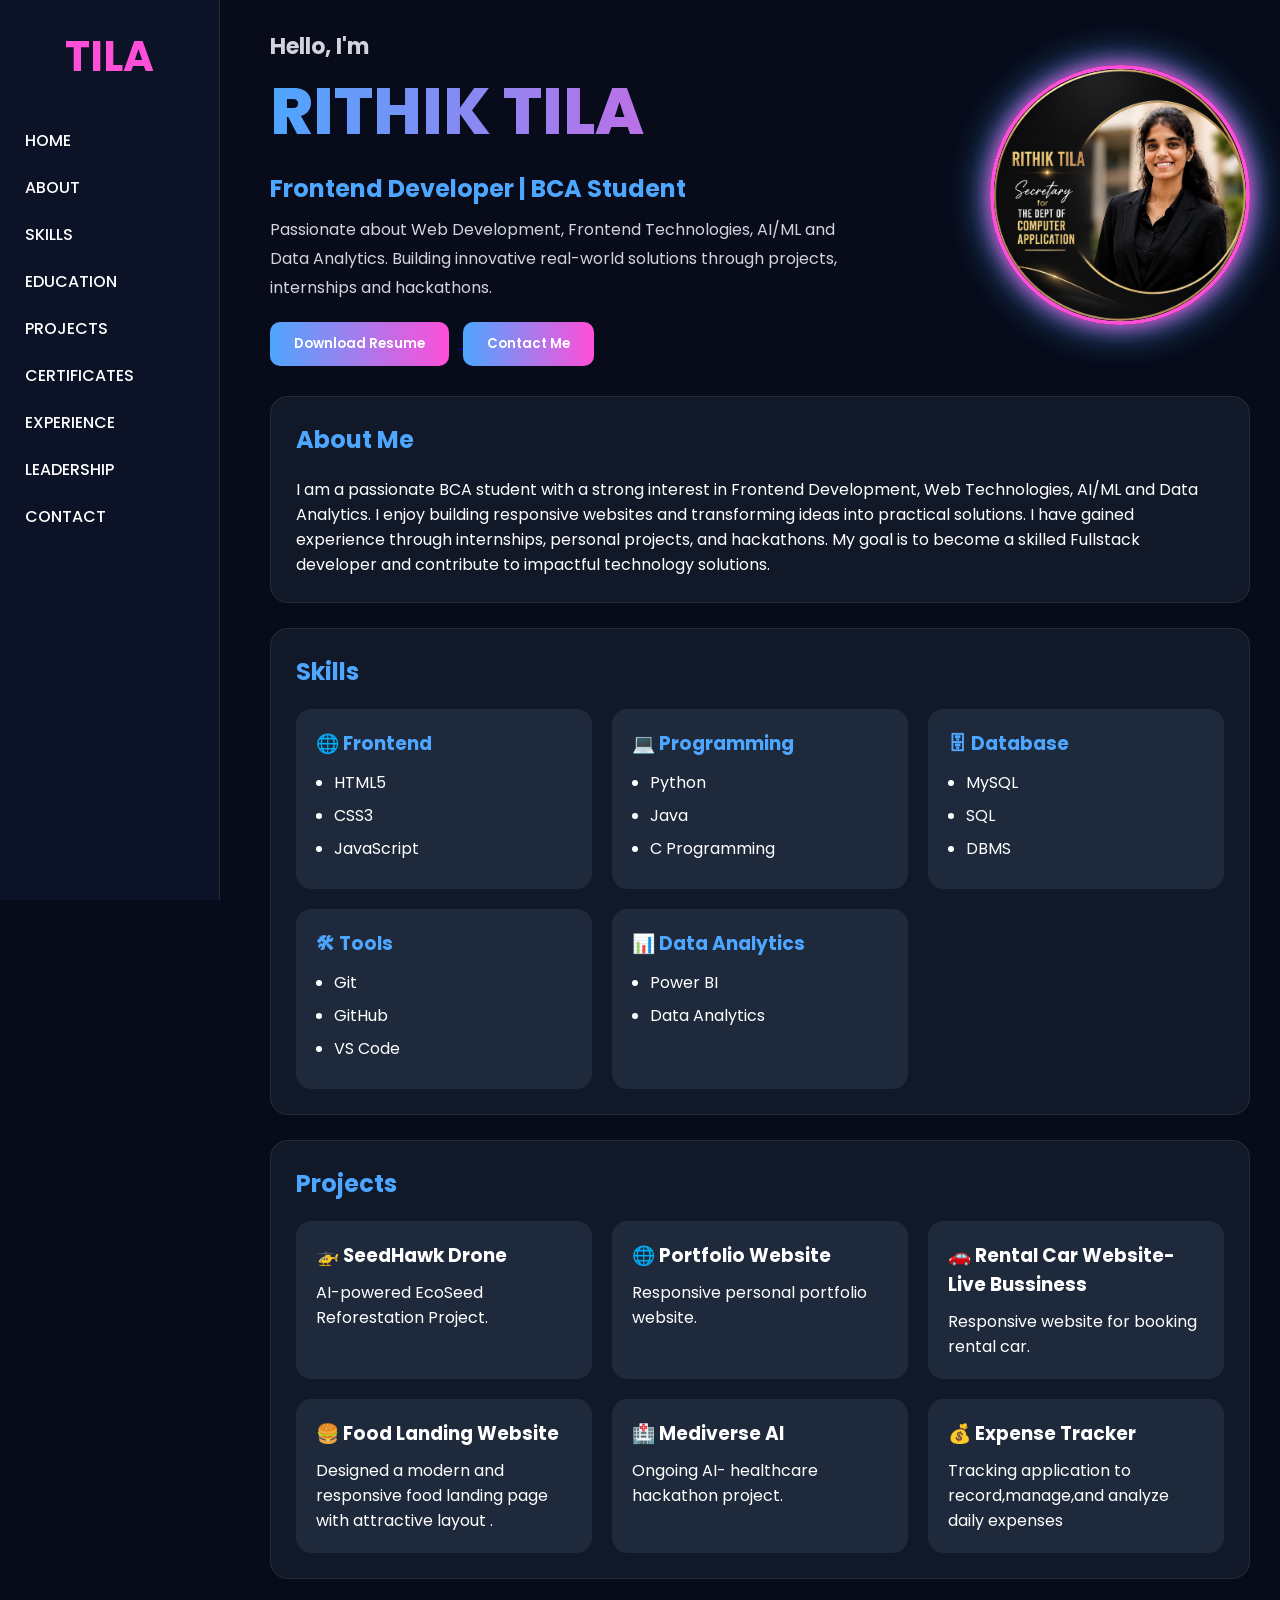
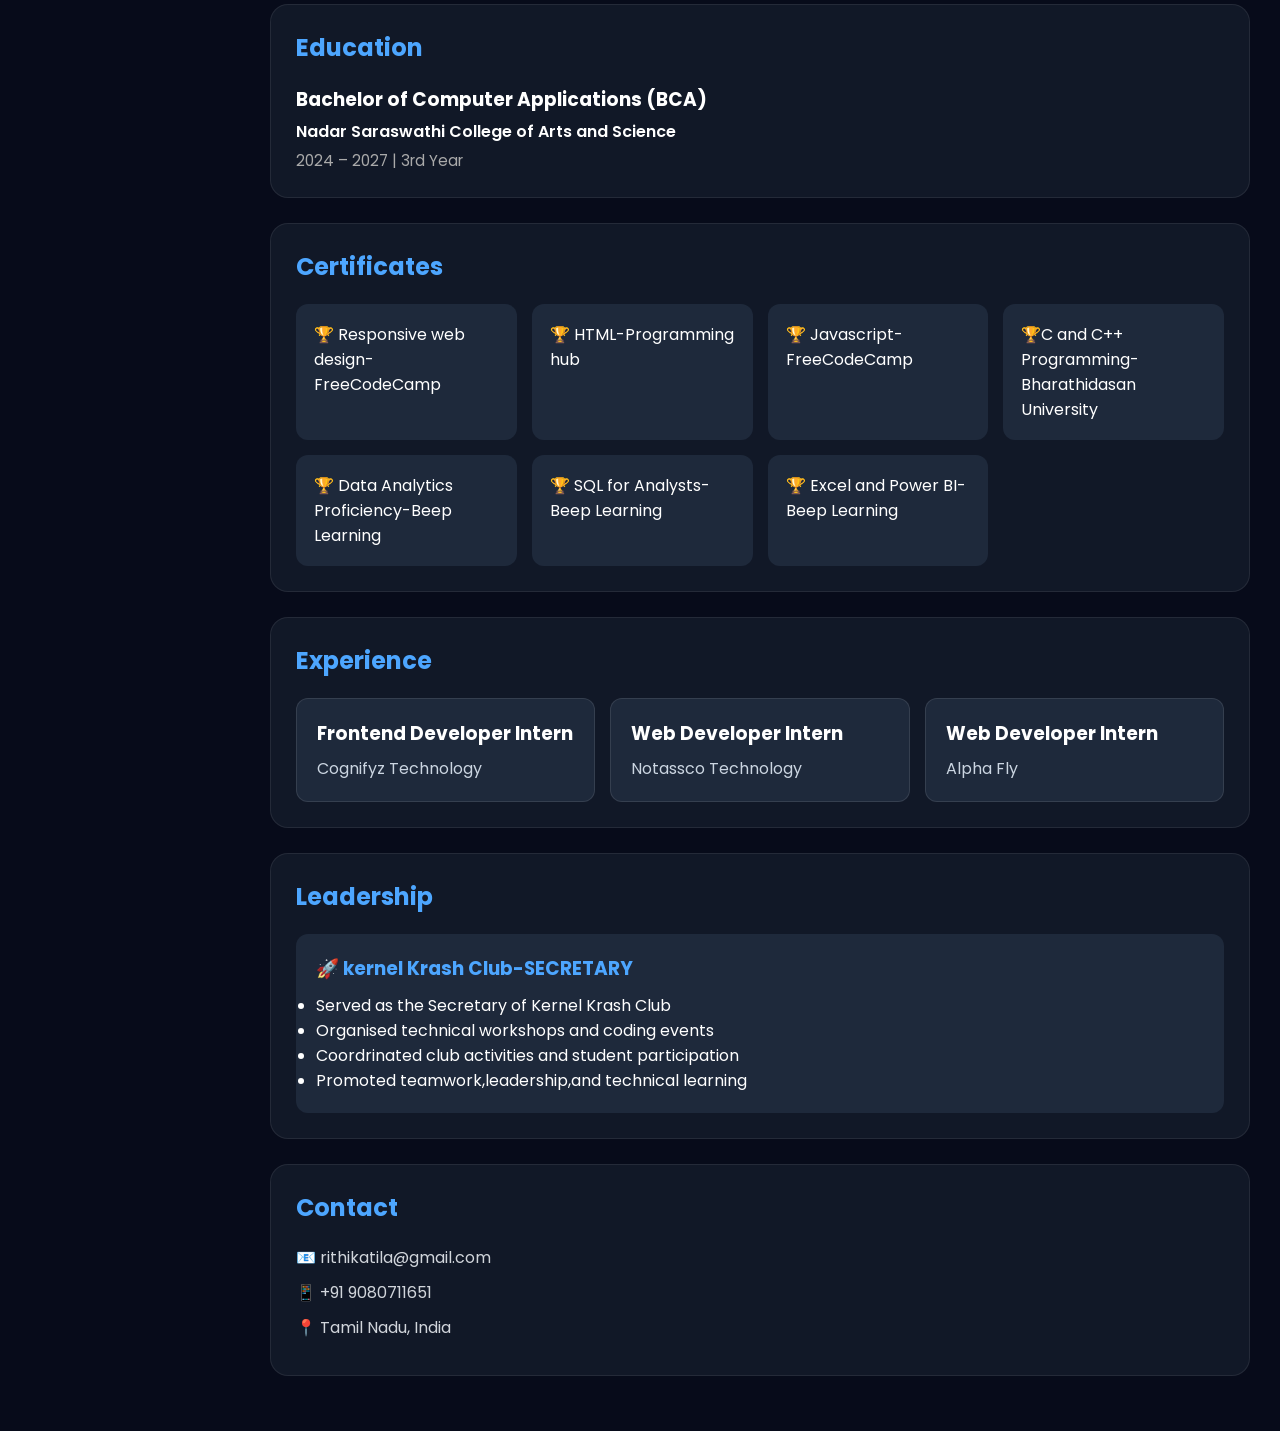
<file: index.html>
<!DOCTYPE html>
<html lang="en">
<head>
    <meta charset="UTF-8">
    <meta name="viewport" content="width=device-width, initial-scale=1.0">
    <title>Rithik Portfolio</title>

    <link rel="stylesheet" href="style.css">

    <link href="https://fonts.googleapis.com/css2?family=Poppins:wght@300;400;500;600;700&display=swap" rel="stylesheet">
</head>
<body>
<div class="sidebar">
    <div class="logo">TILA</div>
    <ul>
        <li><a href="#home">HOME</a></li>
        <li><a href="#about">ABOUT</a></li>
        <li><a href="#skills">SKILLS</a></li>
         <li><a href="#education">EDUCATION</a></li>
        <li><a href="#projects">PROJECTS</a></li>
        <li><a href="#certificates">CERTIFICATES</a></li>
        <li><a href="#experience">EXPERIENCE</a></li>
        <li><a href="#leadership">LEADERSHIP</a></li>
        <li><a href="#contact">CONTACT</a></li>
    </ul>
</div>
<div class="main">
<section id="home" class="hero">
    <div class="hero-text">
        <h4>Hello, I'm</h4>
        <h1>RITHIK TILA</h1>
        <h2>Frontend Developer | BCA Student</h2>
        <p>
            Passionate about Web Development, Frontend Technologies,
            AI/ML and Data Analytics. Building innovative real-world
            solutions through projects, internships and hackathons.
        </p>

        <div class="buttons">
            <a href="resume.pdf"download>
    <button>Download Resume</button>
</a>
<a href="mailto:rithikatila@gmail.com">
    <button>Contact Me</button>
</a>
</div>
    </div>
    <div class="profile-section">
        <img src="images/rithiktila.jpg" alt="Profile Photo">
    </div>
</section>
<section id="about" class="card">
    <h2>About Me</h2>
    <p>
        I am a passionate BCA student with a strong interest in
        Frontend Development, Web Technologies, AI/ML and Data Analytics.
        I enjoy building responsive websites and transforming ideas into
        practical solutions.

        I have gained experience through internships, personal projects,
        and hackathons. My goal is to become a skilled Fullstack developer
        and contribute to impactful technology solutions.
    </p>

</section>
<section id="skills" class="card">
    <h2>Skills</h2>
    <div class="skill-grid">
        <div class="skill-card">
            <h3>🌐 Frontend</h3>
            <ul>
                <li>HTML5</li>
                <li>CSS3</li>
                <li>JavaScript</li>
            </ul>
        </div>
        <div class="skill-card">
            <h3>💻 Programming</h3>
            <ul>
                <li>Python</li>
                <li>Java</li>
                <li>C Programming</li>
            </ul>
        </div>
        <div class="skill-card">
            <h3>🗄 Database</h3>
            <ul>
                <li>MySQL</li>
                <li>SQL</li>
                <li>DBMS</li>
            </ul>
        </div>
        <div class="skill-card">
            <h3>🛠 Tools</h3>
            <ul>
                <li>Git</li>
                <li>GitHub</li>
                <li>VS Code</li>
            </ul>
        </div>
        <div class="skill-card">
            <h3>📊 Data Analytics</h3>
            <ul>
                <li>Power BI</li>
                <li>Data Analytics </li>
            </ul>
        </div>
    </div>
</section>
<section id="projects" class="card">
    <h2>Projects</h2>
    <div class="project-grid">
        <div class="project-card">
            <h3>🚁 SeedHawk Drone</h3>
            <p>AI-powered EcoSeed Reforestation Project.</p>
        </div>
        <div class="project-card">
            <h3>🌐 Portfolio Website</h3>
            <p>Responsive personal portfolio website.</p>
        </div>
        <div class="project-card">
            <h3>🚗 Rental Car Website-Live Bussiness</h3>
            <p>Responsive website for booking rental car.</p>
        </div>
        <div class="project-card">
            <h3>🍔 Food Landing Website</h3>
            <p>Designed a modern and responsive food landing page with attractive layout .</p>
        </div>
        <div class="project-card">
            <h3>🏥 Mediverse AI</h3>
            <p>Ongoing AI- healthcare hackathon project.</p>
        </div>
        <div class="project-card">
         <h3>💰 Expense Tracker</h3>
            <p>Tracking application to record,manage,and analyze daily expenses</p>
        </div>
</section>
    <section id="education" class="card">
    <h2>Education</h2>
    <div class="education-item">
        <h3>Bachelor of Computer Applications (BCA)</h3>
        <p class="edu-institution">Nadar Saraswathi College of Arts and Science</p>
        <p class="edu-duration">2024 – 2027 | 3rd Year</p>
    </div>
</section>
<section id="certificates" class="card">
    <h2>Certificates</h2>
    <div class="certificate-grid">
        <div class="certificate-card">🏆 Responsive web design-FreeCodeCamp</div>
        <div class="certificate-card">🏆 HTML-Programming hub</div>
        <div class="certificate-card">🏆 Javascript-FreeCodeCamp</div>
        <div class="certificate-card">🏆C and C++ Programming-Bharathidasan University</div>
        <div class="certificate-card">🏆 Data Analytics Proficiency-Beep Learning</div>
        <div class="certificate-card">🏆 SQL for Analysts-Beep Learning</div>
        <div class="certificate-card">🏆 Excel and Power BI-Beep Learning</div>
    </div>
</section>
<section id="experience" class="card">
<h2>Experience</h2>
<div class="experience-grid">
    <div class="exp-card">
        <h3>Frontend Developer Intern</h3>
        <p>Cognifyz Technology</p>
    </div>
    <div class="exp-card">
        <h3>Web Developer Intern</h3>
        <p>Notassco Technology</p>
    </div>
    <div class="exp-card">
        <h3>Web Developer Intern</h3>
        <p>Alpha Fly</p>
    </div>
</div>
</section>
<section id="leadership" class="card">
    <h2>Leadership</h2>
    <div class="leadership-box">
        <h3>🚀 kernel Krash Club-SECRETARY</h3>
        <p>
            <ul>
           <li>Served as the Secretary of Kernel Krash Club</li>
           <li>Organised technical workshops and coding events</li>
           <li>Coordrinated club activities and student participation</li>
           <li>Promoted teamwork,leadership,and technical learning</li>
           </ul>
        </p>
    </div>
</section>
<section id="contact" class="card">
    <h2>Contact</h2>
    <p>📧 rithikatila@gmail.com</p>
    <p>📱 +91 9080711651</p>
    <p>📍 Tamil Nadu, India</p>
</section>
</div>
<script src="script.js"></script>
</body>
</html>
</file>
<file: style.css>
*{
    margin:0;
    padding:0;
    box-sizing:border-box;
    font-family:'Poppins',sans-serif;
}

body{
    background:#070b1a;
    color:white;
    display:flex;
}



.sidebar{
    width:220px;
    height:100vh;
    background:#0d1326;
    position:fixed;
    left:0;
    top:0;
    padding:25px;
    border-right:1px solid rgba(255,255,255,0.1);
}

.logo{
    font-size:42px;
    font-weight:700;
    text-align:center;
    color:#ff4fd8;
    margin-bottom:40px;
}

.sidebar ul{
    list-style:none;
}

.sidebar ul li{
    margin:22px 0;
}

.sidebar ul li a{
    color:white;
    text-decoration:none;
    font-weight:500;
    transition:0.3s;
}

.sidebar ul li a:hover{
    color:#ff4fd8;
}



.main{
    margin-left:240px;
    width:100%;
    padding:30px;
}


.hero{
    display:flex;
    justify-content:space-between;
    align-items:center;
    gap:30px;
    margin-bottom:30px;
}

.hero-text h4{
    color:#d1d5db;
    font-size:22px;
}

.hero-text h1{
    font-size:65px;
    font-weight:800;
    background:linear-gradient(90deg,#4da6ff,#ff4fd8);
    -webkit-background-clip:text;
    -webkit-text-fill-color:transparent;
}

.hero-text h2{
    color:#4da6ff;
    margin:10px 0;
}

.hero-text p{
    max-width:600px;
    line-height:1.8;
    color:#d1d5db;
}

.buttons{
    margin-top:20px;
}

.buttons button{
    padding:12px 24px;
    border:none;
    border-radius:10px;
    margin-right:10px;
    background:linear-gradient(90deg,#4da6ff,#ff4fd8);
    color:white;
    cursor:pointer;
    font-weight:600;
}

.buttons button:hover{
    transform:translateY(-2px);
}



.profile-section img{
    width:260px;
    height:260px;
    border-radius:50%;
    object-fit:cover;
    border:4px solid #ff4fd8;
    box-shadow:
        0 0 20px #ff4fd8,
        0 0 40px #4da6ff;
}



.card{
    background:#111827;
    padding:25px;
    border-radius:18px;
    margin-bottom:25px;
    border:1px solid rgba(255,255,255,0.08);
}

.card h2{
    color:#4da6ff;
    margin-bottom:20px;
}



.skill-grid{
    display:grid;
    grid-template-columns:repeat(auto-fit,minmax(220px,1fr));
    gap:20px;
}

.skill-card{
    background:#1e293b;
    padding:20px;
    border-radius:15px;
    transition:0.3s;
}

.skill-card:hover{
    box-shadow:0 0 20px #4da6ff;
}

.skill-card h3{
    color:#4da6ff;
    margin-bottom:12px;
}

.skill-card ul{
    padding-left:18px;
}

.skill-card li{
    margin-bottom:8px;
}



.project-grid{
    display:grid;
    grid-template-columns:repeat(auto-fit,minmax(250px,1fr));
    gap:20px;
}

.project-card{
    background:#1e293b;
    padding:20px;
    border-radius:15px;
    transition:0.3s;
}

.project-card:hover{
    box-shadow:0 0 20px #4da6ff;
    transform:translateY(-5px);
}

.project-card h3{
    margin-bottom:10px;
    color:white;
}



.certificate-grid{
    display:grid;
    grid-template-columns:repeat(auto-fit,minmax(220px,1fr));
    gap:15px;
}

.certificate-card{
    background:#1e293b;
    padding:18px;
    border-radius:12px;
    transition:0.3s;
}

.certificate-card:hover{
    box-shadow:0 0 15px #ff4fd8;
}

.experience-grid{
    display:grid;
    grid-template-columns:repeat(auto-fit,minmax(250px,1fr));
    gap:15px;
}

.exp-card{
    background:#1e293b;
    padding:20px;
    border-radius:12px;
    border:1px solid rgba(255,255,255,0.1);
    transition:0.3s;
}

.exp-card:hover{
    transform:translateY(-5px);
    box-shadow:0 0 15px #4da6ff;
}

.exp-card h3{
    color:white;
    margin-bottom:8px;
}

.exp-card p{
    color:#cbd5e1;
}


.leadership-box{
    background:#1e293b;
    padding:20px;
    border-radius:12px;
}

.leadership-box h3{
    color:#4da6ff;
    margin-bottom:10px;
}



#contact p{
    margin-bottom:10px;
    color:#d1d5db;
}



::-webkit-scrollbar{
    width:8px;
}

::-webkit-scrollbar-thumb{
    background:#ff4fd8;
    border-radius:10px;
}



@media(max-width:768px){

    .sidebar{
        display:none;
    }

    .main{
        margin-left:0;
        padding:15px;
    }

    .hero{
        flex-direction:column;
        text-align:center;
    }

    .hero-text h1{
        font-size:40px;
    }

    .profile-section img{
        width:200px;
        height:200px;
    }
}
 .education-item {
    margin-top: 15px;
}

.edu-institution {
    font-weight: 600;
    margin: 5px 0;
}

.edu-duration {
    color: #aaa;
    font-size: 0.95em;
}
</file>
